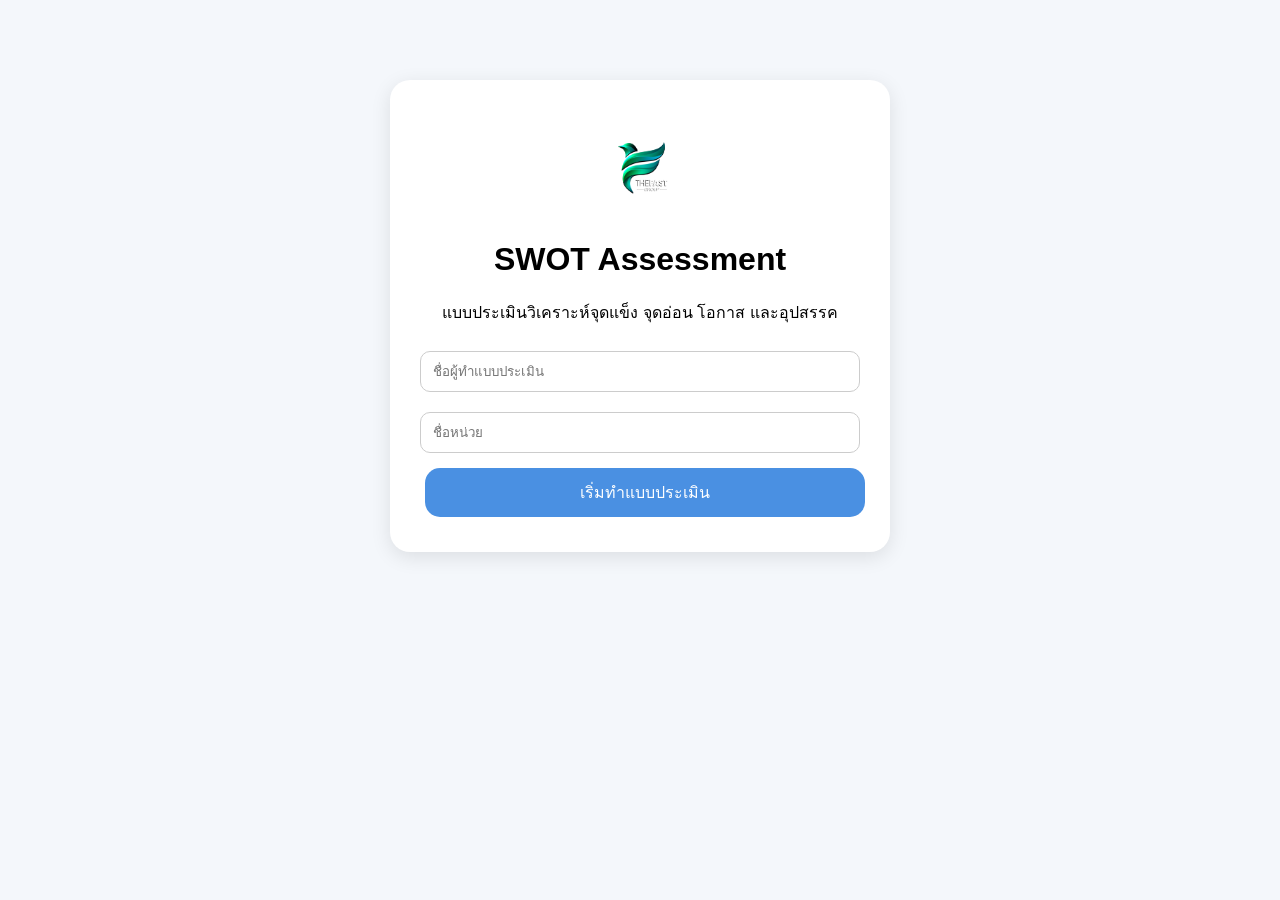
<file: index.html>
<!DOCTYPE html>
<html lang="th">

<head>

<meta charset="UTF-8">

<meta name="viewport" content="width=device-width, initial-scale=1.0">

<title>SWOT Assessment</title>

<link rel="stylesheet" href="style.css">

</head>


<body>

<div class="container">
  
<img src="./logo.png" class="logo" alt="">

<h1>
SWOT Assessment
</h1>
  
<p>
แบบประเมินวิเคราะห์จุดแข็ง จุดอ่อน โอกาส และอุปสรรค
</p>


<input 
id="name"
type="text"
placeholder="ชื่อผู้ทำแบบประเมิน">


<input 
id="department"
type="text"
placeholder="ชื่อหน่วย">


<button class="start-btn" onclick="startTest()">

เริ่มทำแบบประเมิน

</button>


</div>


<script>

function startTest(){

let name =
document.getElementById("name").value;


let department =
document.getElementById("department").value;


if(name=="" || department==""){

alert("กรุณากรอกข้อมูลให้ครบ");

return;

}


localStorage.setItem(
"userName",
name
);


localStorage.setItem(
"department",
department
);


window.location.href="test.html";


}

</script>


</body>

</html>
</file>
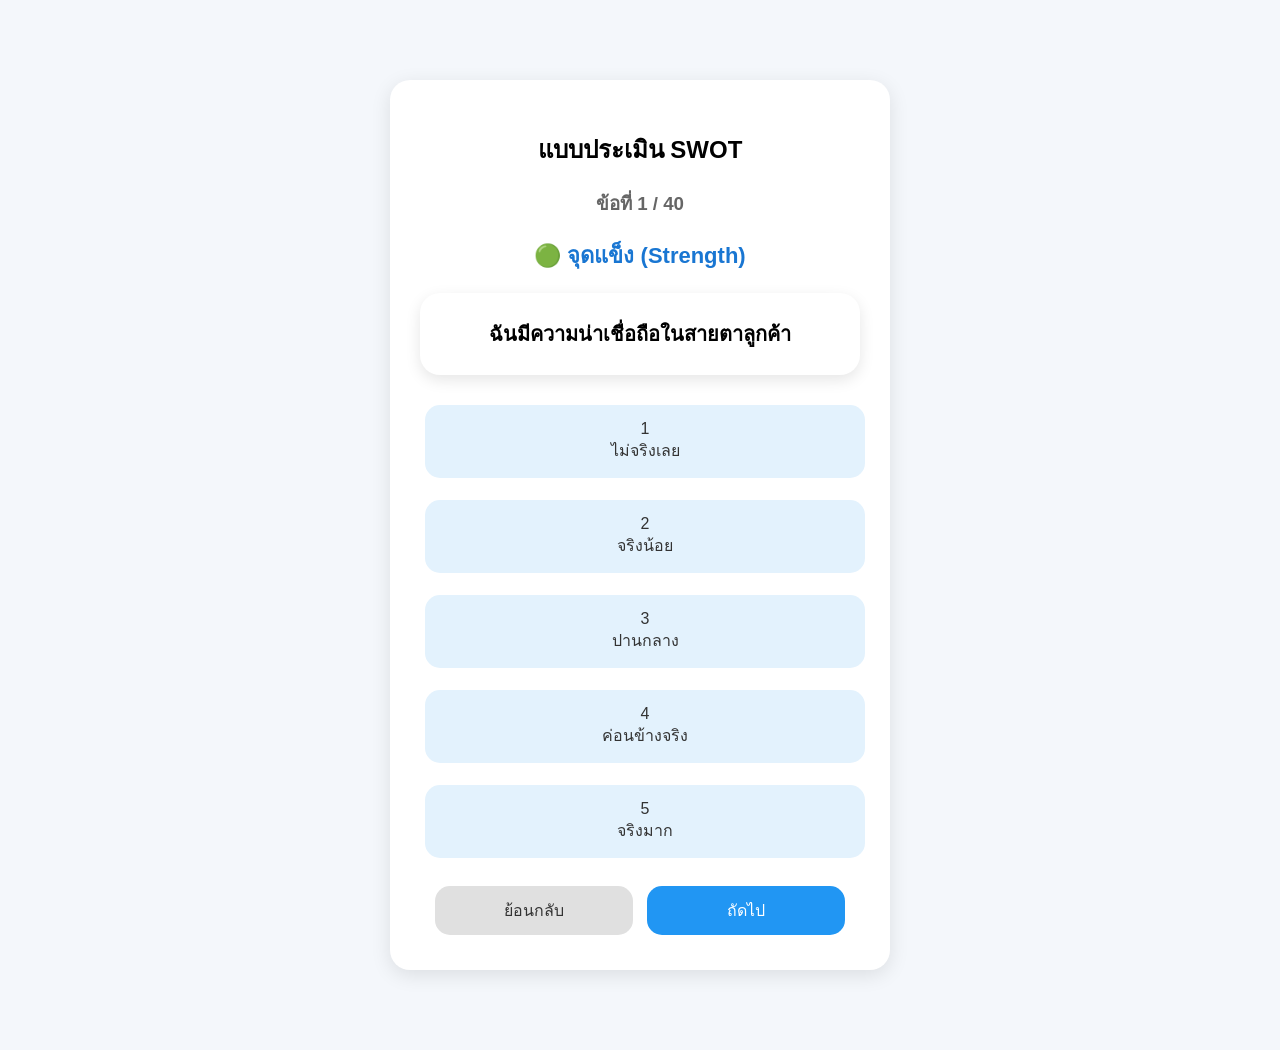
<file: test.html>
<!DOCTYPE html>
<html lang="th">

<head>

<meta charset="UTF-8">

<meta name="viewport" content="width=device-width, initial-scale=1.0">

<title>SWOT Test</title>

<link rel="stylesheet" href="style.css">

</head>


<body>

<div class="container">

<h2>
แบบประเมิน SWOT
</h2>


<h3 id="progress"></h3>

<h2 id="category"></h2>

<h2 id="questionText"></h2>


<div id="choices">


<button onclick="selectScore(1)">
1<br>
ไม่จริงเลย
</button>


<button onclick="selectScore(2)">
2<br>
จริงน้อย
</button>


<button onclick="selectScore(3)">
3<br>
ปานกลาง
</button>


<button onclick="selectScore(4)">
4<br>
ค่อนข้างจริง
</button>


<button onclick="selectScore(5)">
5<br>
จริงมาก
</button>


</div>


<br>


<button class="prev-btn" onclick="previousQuestion()">
ย้อนกลับ
</button>


<button class="next-btn" onclick="nextQuestion()">
ถัดไป
</button>


</div>



<script src="questions.js"></script>

<script src="test.js"></script>


</body>

</html>
</file>
<file: style.css>
*{

box-sizing:border-box;

}


body{

font-family:Arial, sans-serif;

background:#f4f7fb;

}


.container{

width:90%;

max-width:500px;

margin:80px auto;

background:white;

padding:30px;

border-radius:20px;

text-align:center;

box-shadow:0 5px 20px rgba(0,0,0,0.1);

}


input{

width:100%;

padding:12px;

margin:10px 0;

border-radius:10px;

border:1px solid #ccc;

}


button{

padding:14px;

border:none;

border-radius:10px;

font-size:16px;

cursor:pointer;

background:#4a90e2;

color:white;

margin:8px;

}


/* ปุ่มคำตอบ */

#choices button{

width:100%;

background:white;

color:#333;

border:2px solid #4a90e2;

}


/* คำตอบที่เลือก */

#choices button.selected{

background:#4a90e2;

color:white;

}


/* ปุ่มย้อนกลับ */

button[onclick="previousQuestion()"]{

background:#999;

color:white;

width:45%;

}


/* ปุ่มถัดไป */

button[onclick="nextQuestion()"]{

background:#28a745;

color:white;

width:45%;

}

.score-grid{

display:grid;

grid-template-columns:repeat(2,1fr);

gap:20px;

margin-top:20px;

}



.score-card{

padding:20px;

border-radius:15px;

text-align:center;

background:white;

box-shadow:0 5px 15px rgba(0,0,0,0.1);

}



.score-card h1{

font-size:40px;

margin:10px;

}



.s-card{

border-top:6px solid #22c55e;

}


.w-card{

border-top:6px solid #ef4444;

}


.o-card{

border-top:6px solid #3b82f6;

}


.t-card{

border-top:6px solid #f97316;

}



@media(max-width:600px){

.score-grid{

grid-template-columns:1fr;

}

}

/* โค้ดเดิมของคุณ */


.start-btn{

background:#4a90e2;

color:white;

width:100%;

}


.start-btn:hover{

background:#357abd;

}

.chart-box{

width:100%;
max-width:450px;
height:350px;
margin:30px auto;

}

.button-group{

margin-top:30px;

display:flex;

justify-content:center;

gap:15px;

flex-wrap:wrap;

}

.button-group button{

background:#4a90e2;

color:white;

padding:12px 25px;

border:none;

border-radius:8px;

font-size:16px;

cursor:pointer;

}

.button-group button:hover{

background:#357abd;

}
/* ===== Test Page ===== */

#progress {
    text-align: center;
    color: #666;
    margin-bottom: 20px;
}


#category {
    text-align: center;
    font-size: 22px;
    color: #1976d2;
    margin-bottom: 20px;
}


#questionText {
    font-size: 20px;
    line-height: 1.6;
    text-align: center;
    background: white;
    padding: 25px;
    border-radius: 20px;
    box-shadow: 0 5px 15px rgba(0,0,0,0.1);
}


/* ตัวเลือกคะแนน */

#choices {
    display: flex;
    flex-direction: column;
    gap: 12px;
    margin-top: 25px;
}


#choices button {

    width: 100%;
    padding: 15px;

    border: none;
    border-radius: 15px;

    background: #e3f2fd;

    font-size: 16px;

    cursor: pointer;

    transition: 0.2s;

}


#choices button:hover {

    background: #90caf9;

}


/* ปุ่มย้อนกลับ ถัดไป */

button {

    border: none;
    border-radius: 15px;

    padding: 12px 25px;

    margin: 5px;

    font-size: 16px;

}


button[onclick="previousQuestion()"] {

    background: #eeeeee;

}


button[onclick="nextQuestion()"] {

    background: #2196f3;

    color:white;

}
.prev-btn {
    background-color: #e0e0e0 !important;
    color: #333 !important;
}


.next-btn {
    background-color: #2196f3 !important;
    color: white !important;
}


.prev-btn:hover {
    background-color: #bdbdbd !important;
}


.next-btn:hover {
    background-color: #1976d2 !important;
}


.prev-btn:active {
    transform: scale(0.95);
}

.next-btn:active {
    transform: scale(0.95);
}

  .logo{
    width:25%;
    max-width:120px;
    min-width:70px;
    height:auto;
    display:block;
    margin:0 auto 20px;
}
</file>
